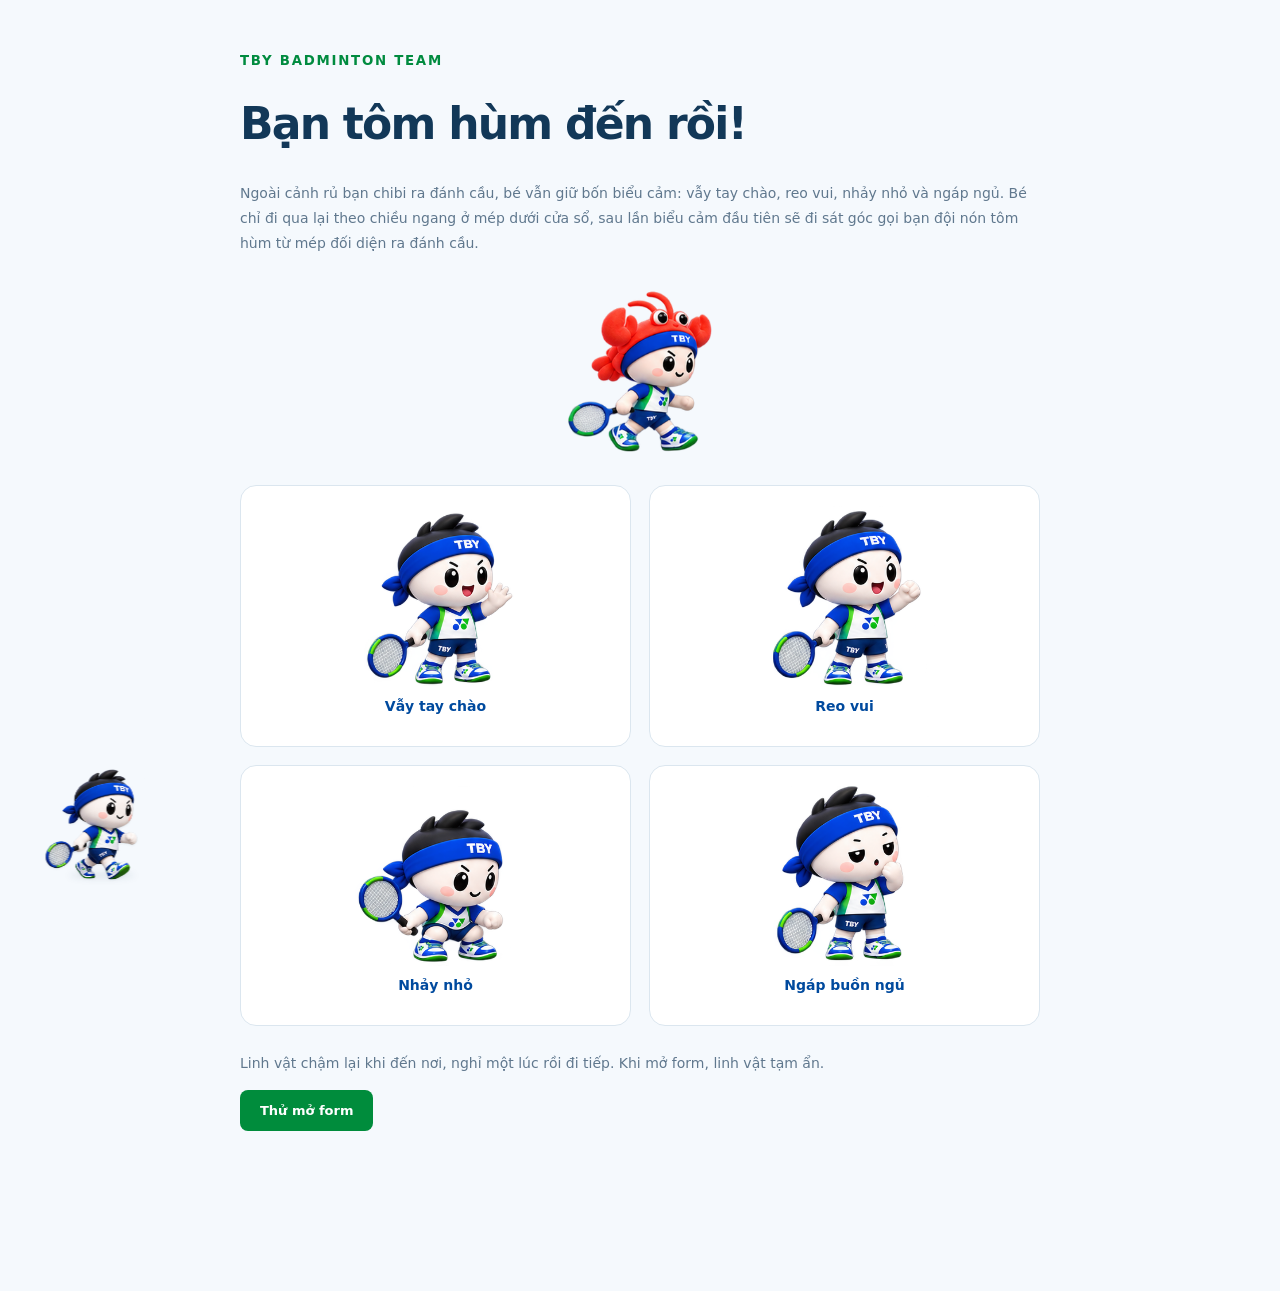
<file: xem-thu-chibi.html>
<!doctype html><html lang="vi"><head><meta charset="utf-8"><meta name="viewport" content="width=device-width,initial-scale=1"><title>TBY — Chibi 3D</title><link rel="stylesheet" href="mascot-clean-r12.css"><style>
*{box-sizing:border-box}body{margin:0;font-family:system-ui,sans-serif;background:#f5f9fd;color:#123858}main{width:min(800px,calc(100% - 36px));margin:50px auto 160px}small{color:#008b3f;font-weight:700;letter-spacing:.13em}h1{font-size:clamp(30px,5vw,44px);line-height:1.2;letter-spacing:-.04em}p{font-size:14px;line-height:1.8;color:#60788e}.poses{display:grid;grid-template-columns:1fr 1fr;gap:18px;margin:25px 0}.pose-card{border:1px solid #dbe6ef;background:#fff;border-radius:16px;text-align:center;padding:20px}.pose{width:min(180px,100%);aspect-ratio:1;margin:0 auto;background-image:url('assets/tby-chibi-walk.png');background-size:400% 200%;background-repeat:no-repeat;animation:walk .8s step-end infinite}.pose.left{background-position-y:100%}.pose-card h2{font-size:14px;color:#004a9e}button{font:600 13px system-ui;padding:13px 20px;border:0;border-radius:8px;background:#008c3c;color:white;cursor:pointer}dialog{border:1px solid #dbe6ef;border-radius:16px;padding:25px;width:min(420px,calc(100% - 36px));color:#123858}dialog::backdrop{background:#0c32587a}@keyframes walk{0%,100%{background-position-x:0}25%{background-position-x:33.333333%}50%{background-position-x:66.666667%}75%{background-position-x:100%}}@media(prefers-reduced-motion:reduce){.pose{animation:none;background-position-x:33.333333%}}
.cute{width:min(180px,100%);aspect-ratio:1;margin:auto;background-image:url('assets/tby-chibi-actions.png');background-size:400% 400%;background-repeat:no-repeat;animation:walk 2s step-end infinite}.cute-1{background-position-y:33.333333%;animation-duration:2.4s}.cute-2{background-position-y:66.666667%;animation-duration:1.6s}.cute-3{background-position-y:100%;animation-duration:3.2s}</style></head><body><main><small>TBY BADMINTON TEAM</small><h1>Bạn tôm hùm đến rồi!</h1><p>Ngoài cảnh rủ bạn chibi ra đánh cầu, bé vẫn giữ bốn biểu cảm: vẫy tay chào, reo vui, nhảy nhỏ và ngáp ngủ. Bé chỉ đi qua lại theo chiều ngang ở mép dưới cửa sổ, sau lần biểu cảm đầu tiên sẽ đi sát góc gọi bạn đội nón tôm hùm từ mép đối diện ra đánh cầu.</p><div style="width:180px;height:180px;margin:24px auto;background:url(assets/tby-chibi-lobster-clean-r12.png) 0 0 / 400% 400% no-repeat" role="img" aria-label="Chibi TBY đội nón tôm hùm"></div><div class="poses"><article class="pose-card"><div class="cute cute-0" aria-hidden="true"></div><h2>Vẫy tay chào</h2></article><article class="pose-card"><div class="cute cute-1" aria-hidden="true"></div><h2>Reo vui</h2></article><article class="pose-card"><div class="cute cute-2" aria-hidden="true"></div><h2>Nhảy nhỏ</h2></article><article class="pose-card"><div class="cute cute-3" aria-hidden="true"></div><h2>Ngáp buồn ngủ</h2></article></div><p>Linh vật chậm lại khi đến nơi, nghỉ một lúc rồi đi tiếp. Khi mở form, linh vật tạm ẩn.</p><button id="open-form">Thử mở form</button></main><dialog id="demo-dialog"><h2>Form minh họa</h2><p>Không có đăng ký thật được gửi từ trang này.</p><form method="dialog"><button>Đóng form</button></form></dialog><script>document.getElementById('open-form').onclick=()=>document.getElementById('demo-dialog').showModal();</script><script defer data-duo-preview="true" src="mascot-clean-r12.js"></script></body></html>
</file>
<file: mascot-clean-r12.css>
/* The walk cycle is rendered from directional chibi poses. */
#tby-web-mascot{position:fixed;left:0;top:0;width:116px;height:116px;z-index:40;pointer-events:none;contain:layout style;will-change:transform}
#tby-web-mascot[hidden]{display:none!important}
#tby-web-mascot::before{content:'';position:absolute;left:28%;right:15%;bottom:3%;height:6%;border-radius:50%;background:#19344716;filter:blur(3px)}
#tby-web-mascot .tby-mascot-sprite{display:block;width:100%;height:100%;background-repeat:no-repeat;background-size:400% 200%;background-position:33.333333% 0;transform-origin:50% 90%;filter:drop-shadow(0 1px 1px #173a4710)}
#tby-web-mascot:not(.is-moving):not(.is-acting) .tby-mascot-sprite{animation:tby-chibi-breathe 2.6s ease-in-out infinite}
@keyframes tby-chibi-breathe{0%,100%{transform:translateY(0) scaleY(1)}50%{transform:translateY(-.7px) scaleY(1.008)}}
@media(max-width:760px){#tby-web-mascot{width:88px;height:88px}}
#tby-mascot-buddy{position:fixed;left:0;top:0;width:116px;height:116px;z-index:41;pointer-events:none;contain:layout style;will-change:transform}
#tby-mascot-buddy[hidden],#tby-mascot-shuttle[hidden]{display:none!important}
#tby-mascot-buddy .tby-mascot-sprite{display:block;width:100%;height:100%;background-repeat:no-repeat;background-size:400% 200%;filter:drop-shadow(0 1px 1px #173a4710)}
#tby-mascot-buddy::before{content:'';position:absolute;left:28%;right:15%;bottom:3%;height:6%;border-radius:50%;background:#19344716;filter:blur(3px)}
#tby-mascot-shuttle{position:fixed;left:0;top:0;width:26px;height:20px;z-index:42;pointer-events:none;transform-origin:50% 50%;filter:drop-shadow(0 1px 2px #10305055);will-change:transform}
@media(max-width:760px){#tby-mascot-buddy{width:88px;height:88px}}
</file>
